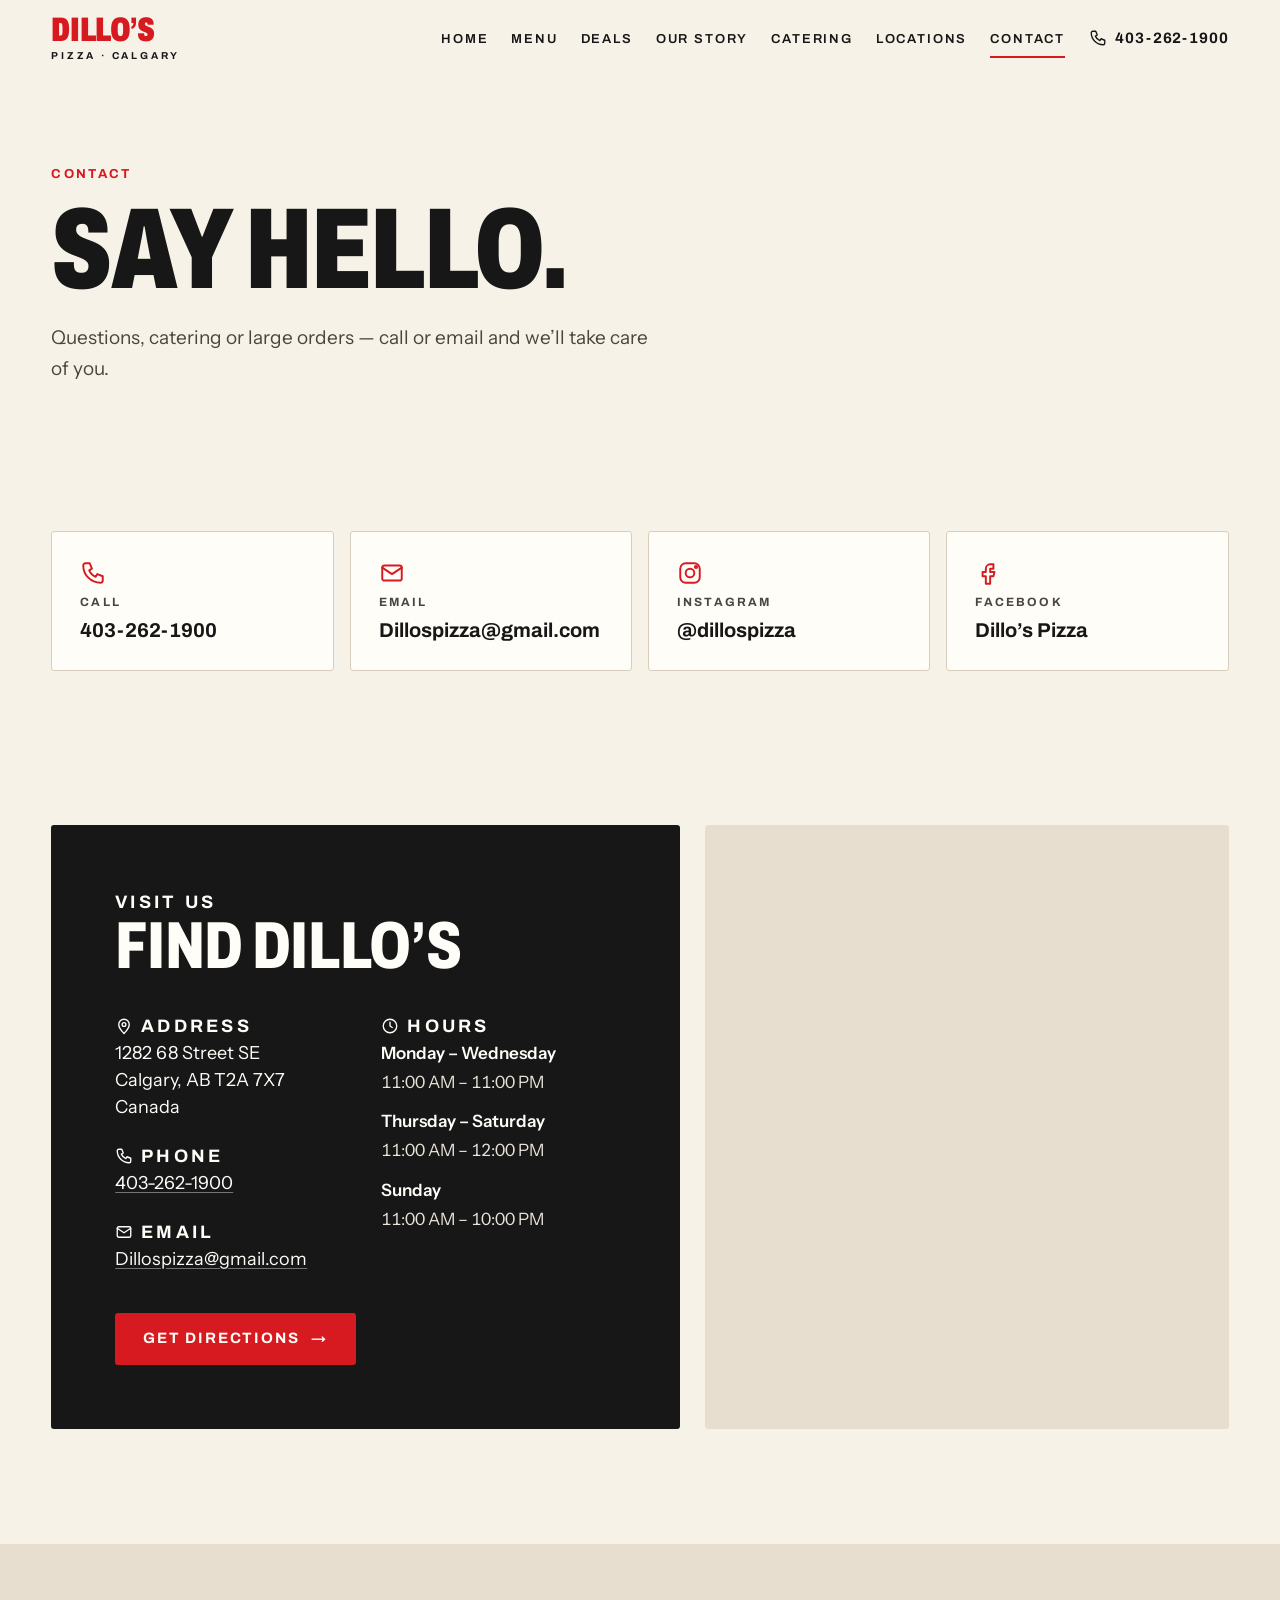
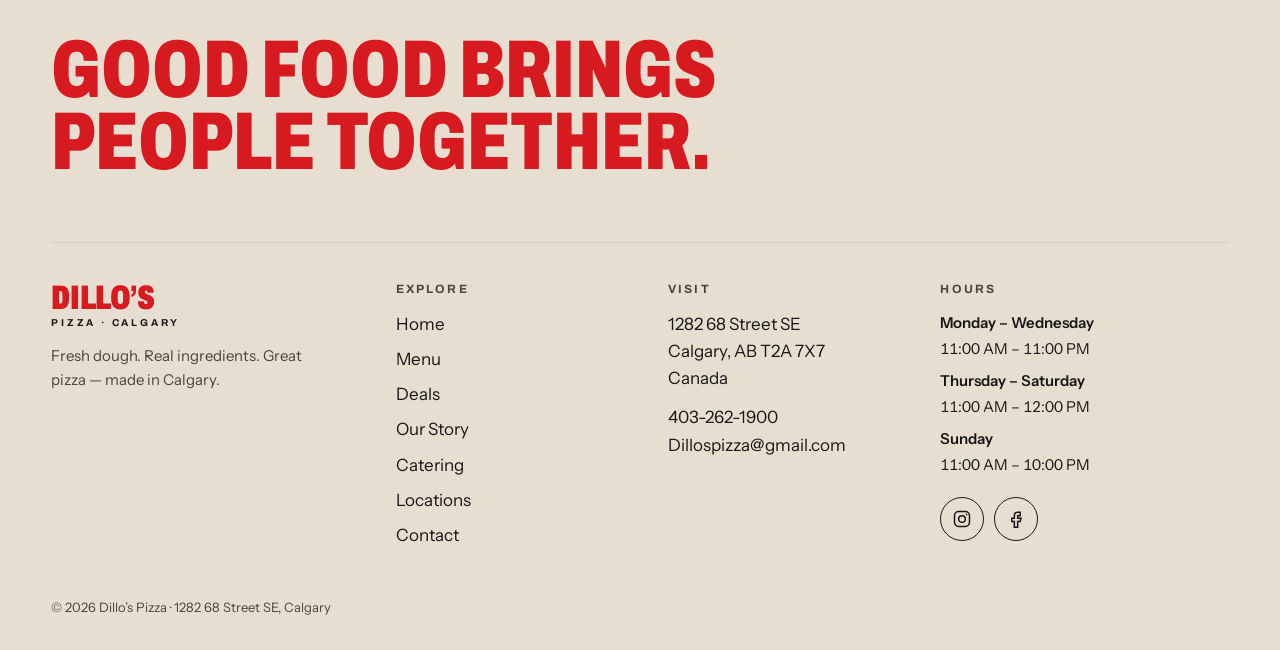
<file: contact.html>
<!DOCTYPE html>
<html lang="en-CA">
<head>
<meta charset="utf-8">
<meta name="viewport" content="width=device-width, initial-scale=1, viewport-fit=cover">
<title>Contact | Dillo&#x27;s Pizza Calgary</title>
<meta name="description" content="Contact Dillo&#x27;s Pizza in Calgary: 403-262-1900, Dillospizza@gmail.com, 1282 68 Street SE.">
<meta name="theme-color" content="#F7F2E8">
<meta property="og:type" content="restaurant">
<meta property="og:title" content="Contact | Dillo&#x27;s Pizza Calgary">
<meta property="og:description" content="Contact Dillo&#x27;s Pizza in Calgary: 403-262-1900, Dillospizza@gmail.com, 1282 68 Street SE.">
<meta property="og:image" content="https://images.pexels.com/photos/26575499/pexels-photo-26575499.jpeg?auto=compress&amp;cs=tinysrgb&amp;w=1600">
<meta property="og:locale" content="en_CA">
<link rel="preconnect" href="https://images.pexels.com"><link rel="preconnect" href="https://images.unsplash.com">
<link rel="preconnect" href="https://fonts.googleapis.com"><link rel="preconnect" href="https://fonts.gstatic.com" crossorigin><link href="https://fonts.googleapis.com/css2?family=Archivo:wdth,wght@62..125,500..900&family=Instrument+Sans:wght@400;500;600&family=Instrument+Serif:ital@0;1&display=swap" rel="stylesheet">
<link rel="stylesheet" href="styles.css">
<link rel="icon" href="assets/favicon.svg" type="image/svg+xml">
<script type="application/ld+json">{"@context": "https://schema.org", "@type": "Restaurant", "name": "Dillo's Pizza", "servesCuisine": ["Pizza", "Fried Chicken", "Chicken Wings", "Poutine", "Wraps"], "telephone": "+1-403-262-1900", "email": "Dillospizza@gmail.com", "address": {"@type": "PostalAddress", "streetAddress": "1282 68 Street SE", "addressLocality": "Calgary", "addressRegion": "AB", "postalCode": "T2A 7X7", "addressCountry": "CA"}, "areaServed": "Calgary, Alberta", "hasMenu": "menu.html", "priceRange": "$$", "sameAs": ["https://www.instagram.com/dillospizza", "https://www.facebook.com/people/Dillos-Pizza/100067638443568/"], "openingHoursSpecification": [{"@type": "OpeningHoursSpecification", "dayOfWeek": ["Monday", "Tuesday", "Wednesday"], "opens": "11:00", "closes": "23:00"}, {"@type": "OpeningHoursSpecification", "dayOfWeek": ["Sunday"], "opens": "11:00", "closes": "22:00"}]}</script>
</head>
<body>
<a class="skip" href="#main">Skip to content</a>
<header class="site-header" data-header>
  <div class="wrap site-header__in">
    <a class="logo" href="index.html" aria-label="Dillo's Pizza home"><span class="logo__mark">Dillo’s</span><span class="logo__sub">Pizza &middot; Calgary</span></a>
    <nav class="nav" aria-label="Main">
      <button class="nav__toggle" type="button" aria-expanded="false" aria-controls="nav-list" data-nav-toggle>
        <span class="nav__bars" aria-hidden="true"></span><span class="sr">Menu</span>
      </button>
      <ul class="nav__list" id="nav-list"><li><a href="index.html">Home</a></li><li><a href="menu.html">Menu</a></li><li><a href="menu.html#deals">Deals</a></li><li><a href="our-story.html">Our Story</a></li><li><a href="catering.html">Catering</a></li><li><a href="location.html">Locations</a></li><li><a href="contact.html" aria-current="page">Contact</a></li></ul>
    </nav>
    <a class="header-phone" href="tel:+14032621900"><svg viewBox="0 0 24 24" aria-hidden="true"><path d="M5 3h4l2 5-2.5 1.5a11 11 0 0 0 6 6L16 13l5 2v4a2 2 0 0 1-2 2A16 16 0 0 1 3 5a2 2 0 0 1 2-2z"/></svg><span>403-262-1900</span></a>
  </div>
</header>

<main id="main">
  <section class="page-hero"><div class="wrap"><p class="eyebrow">Contact</p><h1 class="display display--page">Say hello.</h1>
  <p class="sub">Questions, catering or large orders &mdash; call or email and we&rsquo;ll take care of you.</p></div></section>
  <section class="section"><div class="wrap contact-grid">
    <a class="contact-tile" href="tel:+14032621900"><svg viewBox="0 0 24 24" aria-hidden="true"><path d="M5 3h4l2 5-2.5 1.5a11 11 0 0 0 6 6L16 13l5 2v4a2 2 0 0 1-2 2A16 16 0 0 1 3 5a2 2 0 0 1 2-2z"/></svg><span class="contact-tile__k">Call</span><span class="contact-tile__v">403-262-1900</span></a>
    <a class="contact-tile" href="mailto:Dillospizza@gmail.com"><svg viewBox="0 0 24 24" aria-hidden="true"><rect x="3" y="5" width="18" height="14" rx="2"/><path d="M3 7l9 6 9-6"/></svg><span class="contact-tile__k">Email</span><span class="contact-tile__v">Dillospizza@gmail.com</span></a>
    <a class="contact-tile" href="https://www.instagram.com/dillospizza" target="_blank" rel="noopener"><svg viewBox="0 0 24 24" aria-hidden="true"><rect x="3" y="3" width="18" height="18" rx="5"/><circle cx="12" cy="12" r="4"/><circle cx="17.5" cy="6.5" r="1" class="fill"/></svg><span class="contact-tile__k">Instagram</span><span class="contact-tile__v">@dillospizza</span></a>
    <a class="contact-tile" href="https://www.facebook.com/people/Dillos-Pizza/100067638443568/" target="_blank" rel="noopener"><svg viewBox="0 0 24 24" aria-hidden="true"><path d="M14 8h3V4h-3a4 4 0 0 0-4 4v3H7v4h3v7h4v-7h3l1-4h-4V8z"/></svg><span class="contact-tile__k">Facebook</span><span class="contact-tile__v">Dillo&rsquo;s Pizza</span></a>
  </div></section>
  <section class="find" aria-labelledby="find-h">
  <div class="wrap find__in">
    <div class="find__card">
      <p class="eyebrow eyebrow--light">Visit us</p>
      <h2 id="find-h" class="h2">Find Dillo&rsquo;s</h2>
      <div class="find__cols">
        <div>
          <p class="find__label"><svg viewBox="0 0 24 24" aria-hidden="true"><path d="M12 22s7-7 7-12a7 7 0 0 0-14 0c0 5 7 12 7 12z"/><circle cx="12" cy="10" r="2.5"/></svg> Address</p><address class="addr">1282 68 Street SE<br>Calgary, AB T2A 7X7<br>Canada</address>
          <p class="find__label"><svg viewBox="0 0 24 24" aria-hidden="true"><path d="M5 3h4l2 5-2.5 1.5a11 11 0 0 0 6 6L16 13l5 2v4a2 2 0 0 1-2 2A16 16 0 0 1 3 5a2 2 0 0 1 2-2z"/></svg> Phone</p><p><a href="tel:+14032621900">403-262-1900</a></p>
          <p class="find__label"><svg viewBox="0 0 24 24" aria-hidden="true"><rect x="3" y="5" width="18" height="14" rx="2"/><path d="M3 7l9 6 9-6"/></svg> Email</p><p><a href="mailto:Dillospizza@gmail.com">Dillospizza@gmail.com</a></p>
        </div>
        <div><p class="find__label"><svg viewBox="0 0 24 24" aria-hidden="true"><circle cx="12" cy="12" r="9"/><path d="M12 7v5l3 2"/></svg> Hours</p><dl class="hours"><div class="hours__row"><dt>Monday – Wednesday</dt><dd>11:00 AM – 11:00 PM</dd></div><div class="hours__row"><dt>Thursday – Saturday</dt><dd>11:00 AM – 12:00 PM</dd></div><div class="hours__row"><dt>Sunday</dt><dd>11:00 AM – 10:00 PM</dd></div></dl></div>
      </div>
      <a class="btn btn--red" href="https://www.google.com/maps/dir/?api=1&destination=1282+68+Street+SE%2C+Calgary%2C+AB+T2A+7X7" target="_blank" rel="noopener">Get directions <span aria-hidden="true">&rarr;</span></a>
    </div>
    <div class="find__map"><iframe title="Map showing Dillo's Pizza at 1282 68 Street SE, Calgary" src="https://www.google.com/maps?q=1282+68+Street+SE,+Calgary,+AB+T2A+7X7&output=embed" loading="lazy" referrerpolicy="no-referrer-when-downgrade"></iframe></div>
  </div>
</section>
</main>
<footer class="site-footer">
  <div class="wrap">
    <p class="site-footer__tag">Good food brings<br>people together.</p>
    <div class="site-footer__grid">
      <div><a class="logo" href="index.html" aria-label="Dillo's Pizza home"><span class="logo__mark">Dillo’s</span><span class="logo__sub">Pizza &middot; Calgary</span></a><p class="muted">Fresh dough. Real ingredients. Great pizza &mdash; made in Calgary.</p></div>
      <nav aria-label="Footer"><h2 class="foot-h">Explore</h2><ul class="foot-links"><li><a href="index.html">Home</a></li><li><a href="menu.html">Menu</a></li><li><a href="menu.html#deals">Deals</a></li><li><a href="our-story.html">Our Story</a></li><li><a href="catering.html">Catering</a></li><li><a href="location.html">Locations</a></li><li><a href="contact.html">Contact</a></li></ul></nav>
      <div><h2 class="foot-h">Visit</h2><address class="addr">1282 68 Street SE<br>Calgary, AB T2A 7X7<br>Canada</address>
        <p><a href="tel:+14032621900">403-262-1900</a><br><a href="mailto:Dillospizza@gmail.com">Dillospizza@gmail.com</a></p></div>
      <div><h2 class="foot-h">Hours</h2><dl class="hours"><div class="hours__row"><dt>Monday – Wednesday</dt><dd>11:00 AM – 11:00 PM</dd></div><div class="hours__row"><dt>Thursday – Saturday</dt><dd>11:00 AM – 12:00 PM</dd></div><div class="hours__row"><dt>Sunday</dt><dd>11:00 AM – 10:00 PM</dd></div></dl>
        <div class="social"><a href="https://www.instagram.com/dillospizza" rel="noopener" target="_blank" aria-label="Dillo's Pizza on Instagram"><svg viewBox="0 0 24 24" aria-hidden="true"><rect x="3" y="3" width="18" height="18" rx="5"/><circle cx="12" cy="12" r="4"/><circle cx="17.5" cy="6.5" r="1" class="fill"/></svg></a>
        <a href="https://www.facebook.com/people/Dillos-Pizza/100067638443568/" rel="noopener" target="_blank" aria-label="Dillo's Pizza on Facebook"><svg viewBox="0 0 24 24" aria-hidden="true"><path d="M14 8h3V4h-3a4 4 0 0 0-4 4v3H7v4h3v7h4v-7h3l1-4h-4V8z"/></svg></a></div></div>
    </div>
    <p class="site-footer__legal">&copy; <span data-year>2026</span> Dillo&rsquo;s Pizza &middot; 1282 68 Street SE, Calgary</p>
  </div>
</footer>
<script src="script.js" defer></script>
</body>
</html>
</file>
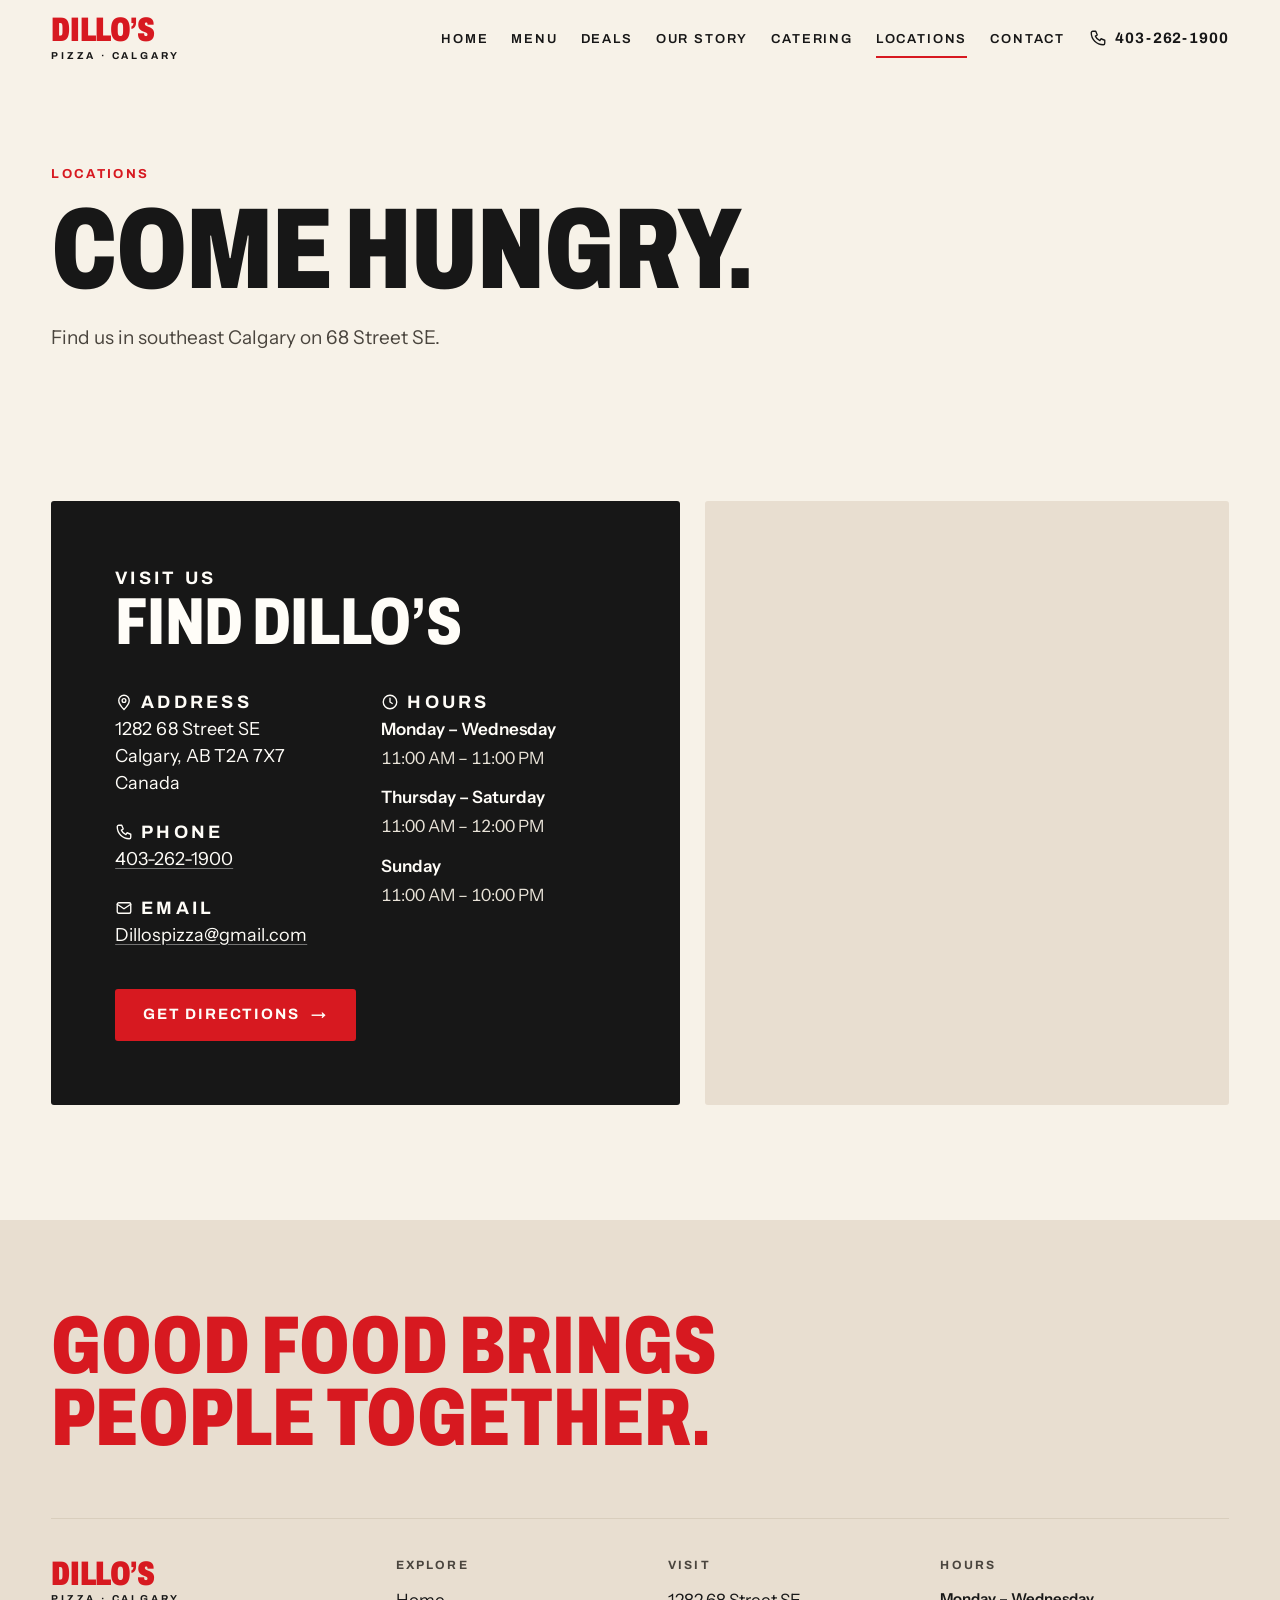
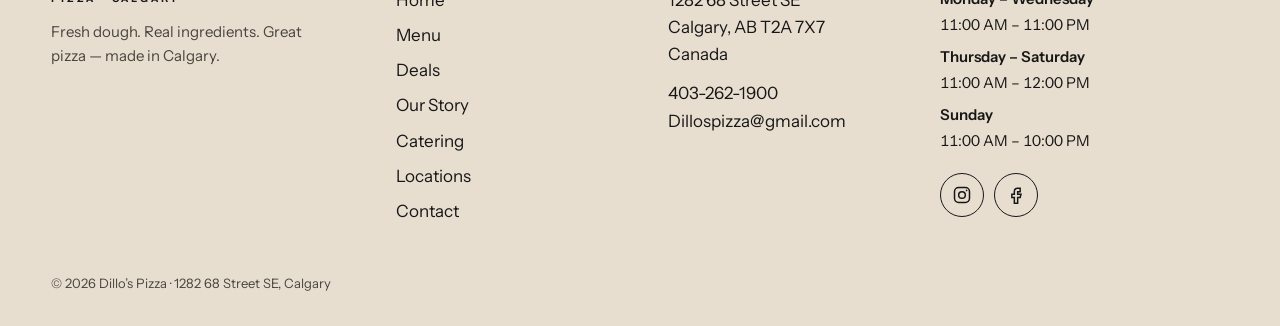
<file: location.html>
<!DOCTYPE html>
<html lang="en-CA">
<head>
<meta charset="utf-8">
<meta name="viewport" content="width=device-width, initial-scale=1, viewport-fit=cover">
<title>Location &amp; Hours | Dillo&#x27;s Pizza Calgary</title>
<meta name="description" content="Dillo&#x27;s Pizza, 1282 68 Street SE, Calgary, AB T2A 7X7. Hours, directions and contact details.">
<meta name="theme-color" content="#F7F2E8">
<meta property="og:type" content="restaurant">
<meta property="og:title" content="Location &amp; Hours | Dillo&#x27;s Pizza Calgary">
<meta property="og:description" content="Dillo&#x27;s Pizza, 1282 68 Street SE, Calgary, AB T2A 7X7. Hours, directions and contact details.">
<meta property="og:image" content="https://images.pexels.com/photos/26575499/pexels-photo-26575499.jpeg?auto=compress&amp;cs=tinysrgb&amp;w=1600">
<meta property="og:locale" content="en_CA">
<link rel="preconnect" href="https://images.pexels.com"><link rel="preconnect" href="https://images.unsplash.com">
<link rel="preconnect" href="https://fonts.googleapis.com"><link rel="preconnect" href="https://fonts.gstatic.com" crossorigin><link href="https://fonts.googleapis.com/css2?family=Archivo:wdth,wght@62..125,500..900&family=Instrument+Sans:wght@400;500;600&family=Instrument+Serif:ital@0;1&display=swap" rel="stylesheet">
<link rel="stylesheet" href="styles.css">
<link rel="icon" href="assets/favicon.svg" type="image/svg+xml">
<script type="application/ld+json">{"@context": "https://schema.org", "@type": "Restaurant", "name": "Dillo's Pizza", "servesCuisine": ["Pizza", "Fried Chicken", "Chicken Wings", "Poutine", "Wraps"], "telephone": "+1-403-262-1900", "email": "Dillospizza@gmail.com", "address": {"@type": "PostalAddress", "streetAddress": "1282 68 Street SE", "addressLocality": "Calgary", "addressRegion": "AB", "postalCode": "T2A 7X7", "addressCountry": "CA"}, "areaServed": "Calgary, Alberta", "hasMenu": "menu.html", "priceRange": "$$", "sameAs": ["https://www.instagram.com/dillospizza", "https://www.facebook.com/people/Dillos-Pizza/100067638443568/"], "openingHoursSpecification": [{"@type": "OpeningHoursSpecification", "dayOfWeek": ["Monday", "Tuesday", "Wednesday"], "opens": "11:00", "closes": "23:00"}, {"@type": "OpeningHoursSpecification", "dayOfWeek": ["Sunday"], "opens": "11:00", "closes": "22:00"}]}</script>
</head>
<body>
<a class="skip" href="#main">Skip to content</a>
<header class="site-header" data-header>
  <div class="wrap site-header__in">
    <a class="logo" href="index.html" aria-label="Dillo's Pizza home"><span class="logo__mark">Dillo’s</span><span class="logo__sub">Pizza &middot; Calgary</span></a>
    <nav class="nav" aria-label="Main">
      <button class="nav__toggle" type="button" aria-expanded="false" aria-controls="nav-list" data-nav-toggle>
        <span class="nav__bars" aria-hidden="true"></span><span class="sr">Menu</span>
      </button>
      <ul class="nav__list" id="nav-list"><li><a href="index.html">Home</a></li><li><a href="menu.html">Menu</a></li><li><a href="menu.html#deals">Deals</a></li><li><a href="our-story.html">Our Story</a></li><li><a href="catering.html">Catering</a></li><li><a href="location.html" aria-current="page">Locations</a></li><li><a href="contact.html">Contact</a></li></ul>
    </nav>
    <a class="header-phone" href="tel:+14032621900"><svg viewBox="0 0 24 24" aria-hidden="true"><path d="M5 3h4l2 5-2.5 1.5a11 11 0 0 0 6 6L16 13l5 2v4a2 2 0 0 1-2 2A16 16 0 0 1 3 5a2 2 0 0 1 2-2z"/></svg><span>403-262-1900</span></a>
  </div>
</header>

<main id="main">
  <section class="page-hero"><div class="wrap"><p class="eyebrow">Locations</p><h1 class="display display--page">Come hungry.</h1>
  <p class="sub">Find us in southeast Calgary on 68 Street SE.</p></div></section>
  <section class="find" aria-labelledby="find-h">
  <div class="wrap find__in">
    <div class="find__card">
      <p class="eyebrow eyebrow--light">Visit us</p>
      <h2 id="find-h" class="h2">Find Dillo&rsquo;s</h2>
      <div class="find__cols">
        <div>
          <p class="find__label"><svg viewBox="0 0 24 24" aria-hidden="true"><path d="M12 22s7-7 7-12a7 7 0 0 0-14 0c0 5 7 12 7 12z"/><circle cx="12" cy="10" r="2.5"/></svg> Address</p><address class="addr">1282 68 Street SE<br>Calgary, AB T2A 7X7<br>Canada</address>
          <p class="find__label"><svg viewBox="0 0 24 24" aria-hidden="true"><path d="M5 3h4l2 5-2.5 1.5a11 11 0 0 0 6 6L16 13l5 2v4a2 2 0 0 1-2 2A16 16 0 0 1 3 5a2 2 0 0 1 2-2z"/></svg> Phone</p><p><a href="tel:+14032621900">403-262-1900</a></p>
          <p class="find__label"><svg viewBox="0 0 24 24" aria-hidden="true"><rect x="3" y="5" width="18" height="14" rx="2"/><path d="M3 7l9 6 9-6"/></svg> Email</p><p><a href="mailto:Dillospizza@gmail.com">Dillospizza@gmail.com</a></p>
        </div>
        <div><p class="find__label"><svg viewBox="0 0 24 24" aria-hidden="true"><circle cx="12" cy="12" r="9"/><path d="M12 7v5l3 2"/></svg> Hours</p><dl class="hours"><div class="hours__row"><dt>Monday – Wednesday</dt><dd>11:00 AM – 11:00 PM</dd></div><div class="hours__row"><dt>Thursday – Saturday</dt><dd>11:00 AM – 12:00 PM</dd></div><div class="hours__row"><dt>Sunday</dt><dd>11:00 AM – 10:00 PM</dd></div></dl></div>
      </div>
      <a class="btn btn--red" href="https://www.google.com/maps/dir/?api=1&destination=1282+68+Street+SE%2C+Calgary%2C+AB+T2A+7X7" target="_blank" rel="noopener">Get directions <span aria-hidden="true">&rarr;</span></a>
    </div>
    <div class="find__map"><iframe title="Map showing Dillo's Pizza at 1282 68 Street SE, Calgary" src="https://www.google.com/maps?q=1282+68+Street+SE,+Calgary,+AB+T2A+7X7&output=embed" loading="lazy" referrerpolicy="no-referrer-when-downgrade"></iframe></div>
  </div>
</section>
</main>
<footer class="site-footer">
  <div class="wrap">
    <p class="site-footer__tag">Good food brings<br>people together.</p>
    <div class="site-footer__grid">
      <div><a class="logo" href="index.html" aria-label="Dillo's Pizza home"><span class="logo__mark">Dillo’s</span><span class="logo__sub">Pizza &middot; Calgary</span></a><p class="muted">Fresh dough. Real ingredients. Great pizza &mdash; made in Calgary.</p></div>
      <nav aria-label="Footer"><h2 class="foot-h">Explore</h2><ul class="foot-links"><li><a href="index.html">Home</a></li><li><a href="menu.html">Menu</a></li><li><a href="menu.html#deals">Deals</a></li><li><a href="our-story.html">Our Story</a></li><li><a href="catering.html">Catering</a></li><li><a href="location.html">Locations</a></li><li><a href="contact.html">Contact</a></li></ul></nav>
      <div><h2 class="foot-h">Visit</h2><address class="addr">1282 68 Street SE<br>Calgary, AB T2A 7X7<br>Canada</address>
        <p><a href="tel:+14032621900">403-262-1900</a><br><a href="mailto:Dillospizza@gmail.com">Dillospizza@gmail.com</a></p></div>
      <div><h2 class="foot-h">Hours</h2><dl class="hours"><div class="hours__row"><dt>Monday – Wednesday</dt><dd>11:00 AM – 11:00 PM</dd></div><div class="hours__row"><dt>Thursday – Saturday</dt><dd>11:00 AM – 12:00 PM</dd></div><div class="hours__row"><dt>Sunday</dt><dd>11:00 AM – 10:00 PM</dd></div></dl>
        <div class="social"><a href="https://www.instagram.com/dillospizza" rel="noopener" target="_blank" aria-label="Dillo's Pizza on Instagram"><svg viewBox="0 0 24 24" aria-hidden="true"><rect x="3" y="3" width="18" height="18" rx="5"/><circle cx="12" cy="12" r="4"/><circle cx="17.5" cy="6.5" r="1" class="fill"/></svg></a>
        <a href="https://www.facebook.com/people/Dillos-Pizza/100067638443568/" rel="noopener" target="_blank" aria-label="Dillo's Pizza on Facebook"><svg viewBox="0 0 24 24" aria-hidden="true"><path d="M14 8h3V4h-3a4 4 0 0 0-4 4v3H7v4h3v7h4v-7h3l1-4h-4V8z"/></svg></a></div></div>
    </div>
    <p class="site-footer__legal">&copy; <span data-year>2026</span> Dillo&rsquo;s Pizza &middot; 1282 68 Street SE, Calgary</p>
  </div>
</footer>
<script src="script.js" defer></script>
</body>
</html>
</file>
<file: styles.css>
/* ==========================================================================
   Dillo's Pizza — global styles
   Light, warm, editorial. Pizza first.
   ========================================================================== */

:root {
  --cream: #F7F2E8;
  --white: #FFFDF8;
  --ink: #171717;
  --ink-2: #4a453e;          /* secondary text on cream (AA) */
  --red: #D71920;
  --red-deep: #A80F15;
  --basil: #536447;
  --beige: #E8DED0;
  --line: #d9cebd;

  --f-display: "Archivo", "Arial Narrow", "Helvetica Neue", Arial, sans-serif;
  --f-body: "Instrument Sans", "Helvetica Neue", Arial, sans-serif;
  --f-serif: "Instrument Serif", Georgia, "Times New Roman", serif;

  --gutter: clamp(16px, 4vw, 56px);
  --max: 1360px;
  --radius: 3px;
  --header-h: 76px;
  --ease: cubic-bezier(.2, .7, .2, 1);
  color-scheme: light;
}

*, *::before, *::after { box-sizing: border-box; }
html { -webkit-text-size-adjust: 100%; scroll-behavior: smooth; scroll-padding-top: calc(var(--header-h) + 64px); }
body {
  margin: 0;
  background: var(--cream);
  color: var(--ink);
  font: 400 17px/1.6 var(--f-body);
  overflow-x: hidden;
  -webkit-font-smoothing: antialiased;
}
img { display: block; max-width: 100%; height: auto; }
picture { display: block; }
a { color: inherit; }
h1, h2, h3, h4 { margin: 0; font-weight: 700; text-wrap: balance; }
p { margin: 0 0 1em; }
ul { margin: 0; padding: 0; list-style: none; }
address { font-style: normal; }
button { font: inherit; color: inherit; }

:focus-visible { outline: 3px solid var(--red); outline-offset: 3px; border-radius: 2px; }
.sr { position: absolute; width: 1px; height: 1px; overflow: hidden; clip: rect(0 0 0 0); white-space: nowrap; }
.skip { position: absolute; left: 16px; top: -60px; z-index: 100; background: var(--ink); color: var(--white); padding: 10px 16px; text-decoration: none; }
.skip:focus { top: 12px; }

.wrap { width: 100%; max-width: var(--max); margin-inline: auto; padding-inline: var(--gutter); }

/* ---------------------------------------------------------------- type */
.eyebrow {
  font: 700 13px/1.2 var(--f-display);
  font-stretch: 100%;
  letter-spacing: .18em;
  text-transform: uppercase;
  color: var(--red);
  margin-bottom: 18px;
}
.eyebrow--green { color: var(--basil); }
.eyebrow--light { color: #ff8a8e; }
.display {
  font-family: var(--f-display);
  font-weight: 850;
  font-stretch: 72%;
  text-transform: uppercase;
  font-size: clamp(56px, 8.6vw, 132px);
  line-height: .86;
  letter-spacing: -.01em;
  margin: 0;
  color: var(--ink);
}
.display--page { font-size: clamp(56px, 9vw, 128px); }
.h2 {
  font-family: var(--f-display);
  font-weight: 800;
  font-stretch: 75%;
  text-transform: uppercase;
  font-size: clamp(40px, 5.2vw, 76px);
  line-height: .92;
  letter-spacing: -.005em;
  margin-bottom: 24px;
}
.h2--gap { margin-top: 80px; }
.h3 { font: 800 32px/1 var(--f-display); font-stretch: 78%; text-transform: uppercase; margin-bottom: 12px; }
.sub { font-size: 19px; color: var(--ink-2); max-width: 46ch; }
.big { font-size: clamp(20px, 1.8vw, 24px); line-height: 1.45; max-width: 30ch; }
.stack { font: 700 clamp(22px, 2vw, 28px)/1.25 var(--f-display); font-stretch: 85%; text-transform: uppercase; letter-spacing: .01em; }
.sign, .lede em { font-family: var(--f-serif); font-style: italic; font-weight: 400; }
.sign { font-size: clamp(28px, 2.6vw, 36px); color: var(--red); margin: 0; }
.muted { color: var(--ink-2); }

/* ---------------------------------------------------------------- buttons & links */
.btn {
  display: inline-flex; align-items: center; gap: 12px;
  min-height: 52px; padding: 0 26px;
  font: 700 15px/1 var(--f-display); font-stretch: 100%;
  letter-spacing: .12em; text-transform: uppercase; text-decoration: none;
  border-radius: var(--radius); border: 2px solid transparent;
  transition: background .2s var(--ease), color .2s var(--ease), border-color .2s var(--ease);
}
.btn--red { background: var(--red); color: var(--white); }
.btn--red:hover { background: var(--red-deep); }
.btn--line { border-color: var(--ink); color: var(--ink); }
.btn--line:hover { background: var(--ink); color: var(--white); }
.link {
  font: 700 14px/1 var(--f-display); letter-spacing: .14em; text-transform: uppercase;
  text-decoration: none; color: var(--red); display: inline-flex; gap: 10px; align-items: center;
  padding-bottom: 6px; border-bottom: 2px solid currentColor; white-space: nowrap;
}
.link:hover { color: var(--red-deep); }
.link--light { color: var(--white); }
.link--light:hover { color: #ffd2d3; }

/* ---------------------------------------------------------------- header */
.site-header {
  position: sticky; top: env(safe-area-inset-top, 0px); z-index: 50;
  background: rgba(247, 242, 232, .94);
  backdrop-filter: saturate(1.2) blur(10px);
  -webkit-backdrop-filter: saturate(1.2) blur(10px);
  border-bottom: 1px solid transparent;
  transition: border-color .2s;
}
.site-header.is-scrolled { border-bottom-color: var(--line); }
.site-header__in { display: flex; align-items: center; gap: 24px; min-height: var(--header-h); }
.logo { display: inline-flex; flex-direction: column; text-decoration: none; line-height: 1; }
.logo__mark { font: 900 34px/0.9 var(--f-display); font-stretch: 70%; color: var(--red); letter-spacing: -.01em; text-transform: uppercase; }
.logo__sub { font: 700 10px/1 var(--f-display); letter-spacing: .28em; text-transform: uppercase; color: var(--ink); margin-top: 5px; }
.nav { margin-left: auto; }
.nav__list { display: flex; gap: clamp(14px, 1.8vw, 30px); }
.nav__list a {
  font: 600 13px/1 var(--f-display); letter-spacing: .14em; text-transform: uppercase;
  text-decoration: none; padding: 10px 0; border-bottom: 2px solid transparent;
}
.nav__list a:hover, .nav__list a[aria-current="page"] { border-bottom-color: var(--red); }
.nav__toggle { display: none; }
.header-phone { display: inline-flex; align-items: center; gap: 8px; font: 700 15px/1 var(--f-display); letter-spacing: .06em; text-decoration: none; }
.header-phone svg, .find__label svg, .contact-tile svg { width: 18px; height: 18px; fill: none; stroke: currentColor; stroke-width: 1.8; stroke-linejoin: round; stroke-linecap: round; }

@media (max-width: 1080px) {
  .header-phone span { display: none; }
  .header-phone { order: 2; width: 44px; height: 44px; justify-content: center; }
  .nav { order: 3; margin-left: 0; }
  .site-header__in > .logo { margin-right: auto; }
  .nav__toggle {
    display: inline-flex; align-items: center; justify-content: center;
    width: 44px; height: 44px; background: none; border: 0; cursor: pointer; padding: 0;
  }
  .nav__bars, .nav__bars::before, .nav__bars::after { display: block; width: 22px; height: 2px; background: var(--ink); position: relative; transition: transform .25s var(--ease), background .2s; }
  .nav__bars::before, .nav__bars::after { content: ""; position: absolute; left: 0; }
  .nav__bars::before { top: -7px; } .nav__bars::after { top: 7px; }
  .nav__toggle[aria-expanded="true"] .nav__bars { background: transparent; }
  .nav__toggle[aria-expanded="true"] .nav__bars::before { transform: translateY(7px) rotate(45deg); }
  .nav__toggle[aria-expanded="true"] .nav__bars::after { transform: translateY(-7px) rotate(-45deg); }
  .nav__list {
    position: absolute; left: 0; right: 0; top: 100%;
    flex-direction: column; gap: 0;
    background: var(--cream); border-bottom: 1px solid var(--line);
    padding: 8px var(--gutter) 24px;
    display: none;
  }
  .nav__list.is-open { display: flex; }
  .nav__list a { display: block; font-size: 20px; padding: 16px 0; border-bottom: 1px solid var(--line); }
  .nav__list a[aria-current="page"] { color: var(--red); border-bottom-color: var(--line); }
}

/* ---------------------------------------------------------------- hero */
.hero { padding-block: clamp(20px, 3vw, 40px) clamp(40px, 5vw, 72px); }
.hero__in { display: grid; grid-template-columns: minmax(0, 5fr) minmax(0, 7fr); gap: clamp(28px, 4vw, 64px); align-items: center; }
.hero__text { grid-column: 1; grid-row: 1; }
.hero__media { grid-column: 2; grid-row: 1; position: relative; display: grid; aspect-ratio: 6 / 5; max-height: 78vh; min-height: 420px; overflow: hidden; border-radius: var(--radius); background: var(--beige); }
.slide-media { grid-area: 1 / 1; opacity: 0; transition: opacity 1.2s var(--ease); overflow: hidden; }
.slide-media.is-active { opacity: 1; }
.slide-media picture, .slide-media img { width: 100%; height: 100%; object-fit: cover; }
.slide-media img { transform: scale(1.001); transition: transform 9s linear; }
.slide-media.is-active img { transform: scale(1.05); }
.hero__titles { display: grid; }
.slide-text { grid-area: 1 / 1; opacity: 0; visibility: hidden; transform: translateY(10px); transition: opacity .7s var(--ease), transform .7s var(--ease), visibility 0s .7s; }
.slide-text.is-active { opacity: 1; visibility: visible; transform: none; transition-delay: .15s, .15s, 0s; }
.lede { font-size: clamp(18px, 1.5vw, 21px); line-height: 1.5; margin: 28px 0 32px; color: var(--ink-2); }
.lede em { color: var(--red); font-size: 1.3em; }
.ctas { display: flex; flex-wrap: wrap; gap: 12px; }
.slider-ctrl { display: flex; align-items: center; gap: 14px; margin-top: 40px; }
.arrow { width: 44px; height: 44px; display: grid; place-items: center; background: none; border: 1px solid var(--line); border-radius: 50%; cursor: pointer; transition: border-color .2s, background .2s; }
.arrow:hover { border-color: var(--ink); }
.arrow svg { width: 18px; height: 18px; fill: none; stroke: var(--ink); stroke-width: 2; }
.dots { display: flex; gap: 6px; }
.dot { width: 44px; height: 44px; padding: 0; border: 0; background: none; cursor: pointer; position: relative; }
.dot::after { content: ""; position: absolute; left: 6px; right: 6px; top: 21px; height: 2px; background: var(--line); transition: background .3s; }
.dot.is-active::after { background: var(--red); }

@media (max-width: 900px) {
  .hero__in { grid-template-columns: minmax(0, 1fr); }
  .hero__media { grid-column: 1; grid-row: 1; aspect-ratio: 1 / 1; min-height: 0; max-height: none; }
  .hero__text { grid-column: 1; grid-row: 2; }
  .display { font-size: clamp(54px, 15vw, 96px); }
  .slider-ctrl { margin-top: 28px; }
}

/* ---------------------------------------------------------------- values */
.values { border-block: 1px solid var(--line); background: var(--white); }
.values__list { display: grid; grid-template-columns: repeat(4, minmax(0, 1fr)); }
.value { display: flex; gap: 16px; align-items: flex-start; padding: 32px clamp(12px, 2vw, 28px); }
.value + .value { border-left: 1px solid var(--line); }
.value svg { flex: none; width: 34px; height: 34px; fill: none; stroke: var(--red); stroke-width: 1.5; stroke-linejoin: round; stroke-linecap: round; }
.value h3 { font: 800 17px/1.1 var(--f-display); letter-spacing: .08em; text-transform: uppercase; margin-bottom: 6px; }
.value p { margin: 0; color: var(--ink-2); font-size: 15px; }
@media (max-width: 900px) {
  .values__list { grid-template-columns: repeat(2, minmax(0, 1fr)); padding-inline: 0; }
  .value:nth-child(3) { border-left: 0; }
  .value:nth-child(n+3) { border-top: 1px solid var(--line); }
  .value { padding: 24px 16px; }
}
@media (max-width: 480px) {
  .value { flex-direction: column; gap: 10px; }
}

/* ---------------------------------------------------------------- dough story */
.story-split { padding-block: clamp(72px, 10vw, 140px); }
.story-split__in { display: grid; grid-template-columns: minmax(0, 7fr) minmax(0, 5fr); gap: clamp(32px, 5vw, 88px); align-items: center; }
.story-split__media picture, .story-split__media img { width: 100%; aspect-ratio: 4 / 5; object-fit: cover; border-radius: var(--radius); }
.story-split__text .stack { margin: 28px 0 20px; padding-left: 20px; border-left: 3px solid var(--basil); }
.story-split__second { margin-top: 40px; }
.story-split__second img { width: 100%; aspect-ratio: 16 / 9; object-fit: cover; border-radius: var(--radius); }
@media (max-width: 900px) {
  .story-split__in { grid-template-columns: minmax(0, 1fr); }
  .story-split__media picture, .story-split__media img { aspect-ratio: 4 / 3; }
}

/* ---------------------------------------------------------------- ingredient moments */
.moments { padding-bottom: clamp(72px, 10vw, 140px); }
.moments__grid { display: grid; grid-template-columns: repeat(3, minmax(0, 1fr)); gap: clamp(16px, 2vw, 32px); align-items: start; }
.moment { margin: 0; }
.moment img { width: 100%; aspect-ratio: 4 / 5; object-fit: cover; border-radius: var(--radius); }
.moment--tall { margin-top: clamp(0px, 6vw, 96px); }
.moment figcaption { padding-top: 20px; }
.moment h3 { font: 800 clamp(26px, 2.4vw, 34px)/1 var(--f-display); font-stretch: 78%; text-transform: uppercase; margin-bottom: 8px; }
.moment p { color: var(--ink-2); margin: 0; }
@media (max-width: 900px) {
  .moments__grid { grid-template-columns: minmax(0, 1fr); gap: 48px; }
  .moment--tall { margin-top: 0; }
  .moment img { aspect-ratio: 4 / 3; }
}

/* ---------------------------------------------------------------- together */
.together { background: var(--ink); color: var(--white); padding-block: clamp(56px, 7vw, 96px); }
.together__in { display: grid; grid-template-columns: minmax(0, 7fr) minmax(0, 5fr); gap: clamp(32px, 5vw, 80px); align-items: center; }
.together__media img { width: 100%; aspect-ratio: 3 / 2; object-fit: cover; border-radius: var(--radius); }
.together__card .h2 { color: var(--white); }
.together__card p { color: #e9e3d8; font-size: 19px; max-width: 34ch; }
.together__card .eyebrow { color: #ff8a8e; }
@media (max-width: 900px) { .together__in { grid-template-columns: minmax(0, 1fr); } }

/* ---------------------------------------------------------------- section heads */
.sec-head { margin-bottom: clamp(32px, 4vw, 56px); }
.sec-head--row { display: flex; justify-content: space-between; align-items: flex-end; gap: 24px; flex-wrap: wrap; }
.sec-head .h2 { margin-bottom: 12px; }
.sec-head .sub { margin: 0; }

/* ---------------------------------------------------------------- signature food */
.signature { padding-block: clamp(72px, 10vw, 140px) clamp(40px, 5vw, 64px); }
.signature__grid { display: grid; grid-template-columns: minmax(0, 5fr) minmax(0, 3fr); grid-template-rows: auto auto; gap: clamp(16px, 2vw, 28px); }
.sig { text-decoration: none; display: flex; flex-direction: column; }
.sig--main { grid-row: 1 / span 2; }
.sig img { width: 100%; aspect-ratio: 4 / 3; object-fit: cover; border-radius: var(--radius); transition: transform .6s var(--ease); }
.sig picture { overflow: hidden; border-radius: var(--radius); }
.sig--main picture { flex: 1; }
.sig--main img { height: 100%; aspect-ratio: auto; min-height: 420px; }
.sig:hover img { transform: scale(1.03); }
.sig__label { display: flex; flex-direction: column; gap: 2px; padding-top: 14px; color: var(--ink-2); font-size: 15px; }
.sig__label b { font: 800 26px/1 var(--f-display); font-stretch: 78%; text-transform: uppercase; color: var(--ink); }
.sig--main .sig__label b { font-size: 36px; }
@media (max-width: 900px) {
  .signature__grid { grid-template-columns: minmax(0, 1fr); }
  .sig--main { grid-row: auto; }
  .sig--main img { min-height: 0; aspect-ratio: 4 / 3; }
}

/* ---------------------------------------------------------------- deals */
.deals { padding-block: clamp(56px, 7vw, 96px); background: var(--white); border-block: 1px solid var(--line); }
.deals__row { display: grid; grid-template-columns: repeat(4, minmax(0, 1fr)); gap: clamp(16px, 2vw, 28px); }
.deal { display: flex; flex-direction: column; }
.deal__body { padding-top: 18px; display: flex; flex-direction: column; flex: 1; }
.deal h3 { font: 800 30px/1 var(--f-display); font-stretch: 76%; text-transform: uppercase; margin-bottom: 6px; }
.deal__contains { color: var(--ink-2); font-size: 15px; margin-bottom: 14px; }
.deal__price { margin: auto 0 0; font: 800 34px/1 var(--f-display); font-stretch: 85%; color: var(--red); font-variant-numeric: tabular-nums; }
.deal__price span { font-size: 13px; letter-spacing: .16em; text-transform: uppercase; color: var(--ink); margin-right: 4px; vertical-align: 4px; }
.tiles { display: grid; gap: 3px; aspect-ratio: 1 / 1; border-radius: var(--radius); overflow: hidden; background: var(--beige); }
.tiles--2 { grid-template-columns: 1fr 1fr; }
.tiles--3 { grid-template-columns: 1fr 1fr; grid-template-rows: 1fr 1fr; }
.tiles--3 .tile:first-child { grid-row: 1 / span 2; }
.tiles--4 { grid-template-columns: 1fr 1fr; grid-template-rows: 1fr 1fr; }
.tile, .tile img { width: 100%; height: 100%; min-height: 0; }
.tile img { object-fit: cover; }
@media (max-width: 1000px) {
  .deals__row {
    display: flex; overflow-x: auto; scroll-snap-type: x mandatory; gap: 16px;
    margin-inline: calc(var(--gutter) * -1); padding-inline: var(--gutter); padding-bottom: 12px;
    scrollbar-width: thin;
  }
  .deal { flex: 0 0 min(78%, 320px); scroll-snap-align: start; }
}

/* ---------------------------------------------------------------- craving categories */
.craving { padding-block: clamp(72px, 10vw, 140px); }
.cats { display: grid; grid-template-columns: repeat(4, minmax(0, 1fr)); gap: clamp(16px, 2vw, 28px) clamp(12px, 1.6vw, 24px); }
.cat { display: block; text-decoration: none; }
.cat picture { overflow: hidden; border-radius: var(--radius); }
.cat img { width: 100%; aspect-ratio: 4 / 5; object-fit: cover; transition: transform .6s var(--ease); }
.cat:hover img { transform: scale(1.04); }
.cat__name { display: flex; justify-content: space-between; align-items: center; padding-top: 12px; font: 800 22px/1 var(--f-display); font-stretch: 80%; text-transform: uppercase; }
.cat__name::after { content: "\2192"; color: var(--red); font-weight: 700; }
@media (max-width: 800px) {
  .cats {
    display: flex; overflow-x: auto; scroll-snap-type: x mandatory; gap: 14px;
    margin-inline: calc(var(--gutter) * -1); padding-inline: var(--gutter); padding-bottom: 12px;
  }
  .cats li { flex: 0 0 min(62%, 240px); scroll-snap-align: start; }
}

/* ---------------------------------------------------------------- find / location */
.find { padding-block: clamp(40px, 6vw, 88px) clamp(72px, 9vw, 120px); }
.find__in { display: grid; grid-template-columns: minmax(0, 6fr) minmax(0, 5fr); gap: clamp(16px, 2vw, 28px); align-items: stretch; }
.find__card { background: var(--ink); color: var(--white); padding: clamp(32px, 5vw, 64px); border-radius: var(--radius); }
.find__card .h2 { color: var(--white); margin-bottom: 36px; }
.find__cols { display: grid; grid-template-columns: repeat(2, minmax(0, 1fr)); gap: 32px; margin-bottom: 40px; }
.find__label { display: flex; align-items: center; gap: 8px; font: 700 12px/1 var(--f-display); letter-spacing: .18em; text-transform: uppercase; color: #bdb4a6; margin: 0 0 8px; }
.find__label:not(:first-child) { margin-top: 22px; }
.find__card .addr, .find__card p { color: var(--white); font-size: 18px; line-height: 1.5; margin: 0; }
.find__card a:not(.btn) { color: var(--white); text-decoration-color: rgba(255,255,255,.4); text-underline-offset: 3px; }
.find__card a:not(.btn):hover { text-decoration-color: var(--white); }
.find__map { border-radius: var(--radius); overflow: hidden; background: var(--beige); min-height: 360px; }
.find__map iframe { width: 100%; height: 100%; min-height: 360px; border: 0; display: block; filter: grayscale(.25) sepia(.08); }
.hours { margin: 0; display: grid; gap: 12px; }
.hours__row { display: grid; gap: 2px; }
.hours dt { font-weight: 600; }
.hours dd { margin: 0; font-variant-numeric: tabular-nums; }
.find__card .hours dt { color: var(--white); }
.find__card .hours dd { color: #e9e3d8; }
@media (max-width: 900px) {
  .find__in { grid-template-columns: minmax(0, 1fr); }
}
@media (max-width: 520px) { .find__cols { grid-template-columns: minmax(0, 1fr); } }

/* ---------------------------------------------------------------- footer */
.site-footer { background: var(--beige); padding-block: clamp(56px, 7vw, 96px) 32px; }
.site-footer__tag { font: 850 clamp(40px, 6.4vw, 96px)/.88 var(--f-display); font-stretch: 72%; text-transform: uppercase; color: var(--red); margin-bottom: clamp(40px, 5vw, 72px); }
.site-footer__grid { display: grid; grid-template-columns: 1.3fr 1fr 1fr 1.2fr; gap: 32px; padding-top: 40px; border-top: 1px solid var(--line); }
.site-footer__grid .muted { margin-top: 16px; max-width: 28ch; font-size: 15px; }
.foot-h { font: 700 12px/1 var(--f-display); letter-spacing: .18em; text-transform: uppercase; color: var(--ink-2); margin-bottom: 16px; }
.foot-links { display: grid; gap: 8px; }
.foot-links a, .site-footer p a { text-decoration: none; }
.foot-links a:hover, .site-footer p a:hover { color: var(--red); text-decoration: underline; }
.site-footer .addr { margin-bottom: 12px; }
.site-footer .hours { gap: 8px; font-size: 15px; }
.social { display: flex; gap: 10px; margin-top: 20px; }
.social a { width: 44px; height: 44px; display: grid; place-items: center; border: 1px solid var(--ink); border-radius: 50%; transition: background .2s, color .2s; }
.social a:hover { background: var(--ink); color: var(--white); }
.social svg { width: 20px; height: 20px; fill: none; stroke: currentColor; stroke-width: 1.8; }
.social svg .fill { fill: currentColor; stroke: none; }
.site-footer__legal { margin: 48px 0 0; font-size: 13px; color: var(--ink-2); }
@media (max-width: 900px) { .site-footer__grid { grid-template-columns: 1fr 1fr; } }
@media (max-width: 520px) { .site-footer__grid { grid-template-columns: minmax(0, 1fr); } }

/* ---------------------------------------------------------------- inner pages */
.page-hero { padding-block: clamp(48px, 7vw, 104px) clamp(32px, 4vw, 56px); }
.page-hero .sub { margin-top: 24px; }
.page-hero__split { display: grid; grid-template-columns: minmax(0, 1fr) minmax(0, 1fr); gap: clamp(32px, 5vw, 80px); align-items: center; }
.page-hero__img img { width: 100%; aspect-ratio: 5 / 4; object-fit: cover; border-radius: var(--radius); }
.page-hero__split .btn { margin-top: 8px; }
@media (max-width: 900px) { .page-hero__split { grid-template-columns: minmax(0, 1fr); } }
.section { padding-block: clamp(48px, 6vw, 96px); }

.pkgs { display: grid; grid-template-columns: repeat(auto-fill, minmax(min(100%, 300px), 1fr)); gap: 16px; }
.pkg { background: var(--white); border: 1px solid var(--line); border-radius: var(--radius); padding: 28px; }
.pkg__top { display: flex; justify-content: space-between; align-items: baseline; gap: 12px; border-bottom: 1px solid var(--line); padding-bottom: 14px; margin-bottom: 14px; }
.pkg h3 { font: 800 28px/1 var(--f-display); font-stretch: 78%; text-transform: uppercase; }
.pkg__price { font: 800 28px/1 var(--f-display); font-stretch: 85%; color: var(--red); margin: 0; font-variant-numeric: tabular-nums; }
.pkg p:last-child { margin: 0; color: var(--ink-2); font-size: 15px; }

.cta-band { background: var(--red); color: var(--white); padding-block: clamp(48px, 6vw, 80px); }
.cta-band__in { display: flex; justify-content: space-between; align-items: center; flex-wrap: wrap; gap: 24px; }
.cta-band .h2 { margin: 0; color: var(--white); }
.cta-band .btn--red { background: var(--white); color: var(--red); }
.cta-band .btn--red:hover { background: var(--ink); color: var(--white); }

.contact-grid { display: grid; grid-template-columns: repeat(4, minmax(0, 1fr)); gap: 16px; }
.contact-tile { display: flex; flex-direction: column; gap: 10px; padding: 28px; background: var(--white); border: 1px solid var(--line); border-radius: var(--radius); text-decoration: none; transition: border-color .2s; min-width: 0; }
.contact-tile:hover { border-color: var(--red); }
.contact-tile svg { width: 26px; height: 26px; color: var(--red); }
.contact-tile__k { font: 700 12px/1 var(--f-display); letter-spacing: .18em; text-transform: uppercase; color: var(--ink-2); }
.contact-tile__v { font: 700 20px/1.2 var(--f-display); overflow-wrap: anywhere; }
@media (max-width: 1000px) { .contact-grid { grid-template-columns: repeat(2, minmax(0, 1fr)); } }
@media (max-width: 520px) { .contact-grid { grid-template-columns: minmax(0, 1fr); } }

/* ---------------------------------------------------------------- shared price lists */
.sizes { display: grid; gap: 0; }
.sizes li { display: flex; justify-content: space-between; gap: 12px; padding: 7px 0; border-bottom: 1px dotted var(--line); font-size: 15px; }
.sizes li:last-child { border-bottom: 0; }
.sizes b { font-weight: 600; font-variant-numeric: tabular-nums; }
.sizes--lg li { font-size: 17px; padding: 11px 0; }
.sizes--cols { grid-template-columns: repeat(auto-fill, minmax(min(100%, 280px), 1fr)); column-gap: 40px; }
.sizes--cols li:last-child { border-bottom: 1px dotted var(--line); }

/* ---------------------------------------------------------------- motion */
@media (prefers-reduced-motion: reduce) {
  html { scroll-behavior: auto; }
  *, *::before, *::after { transition-duration: .01ms !important; animation-duration: .01ms !important; }
  .slide-media.is-active img { transform: none; }
}
</file>
